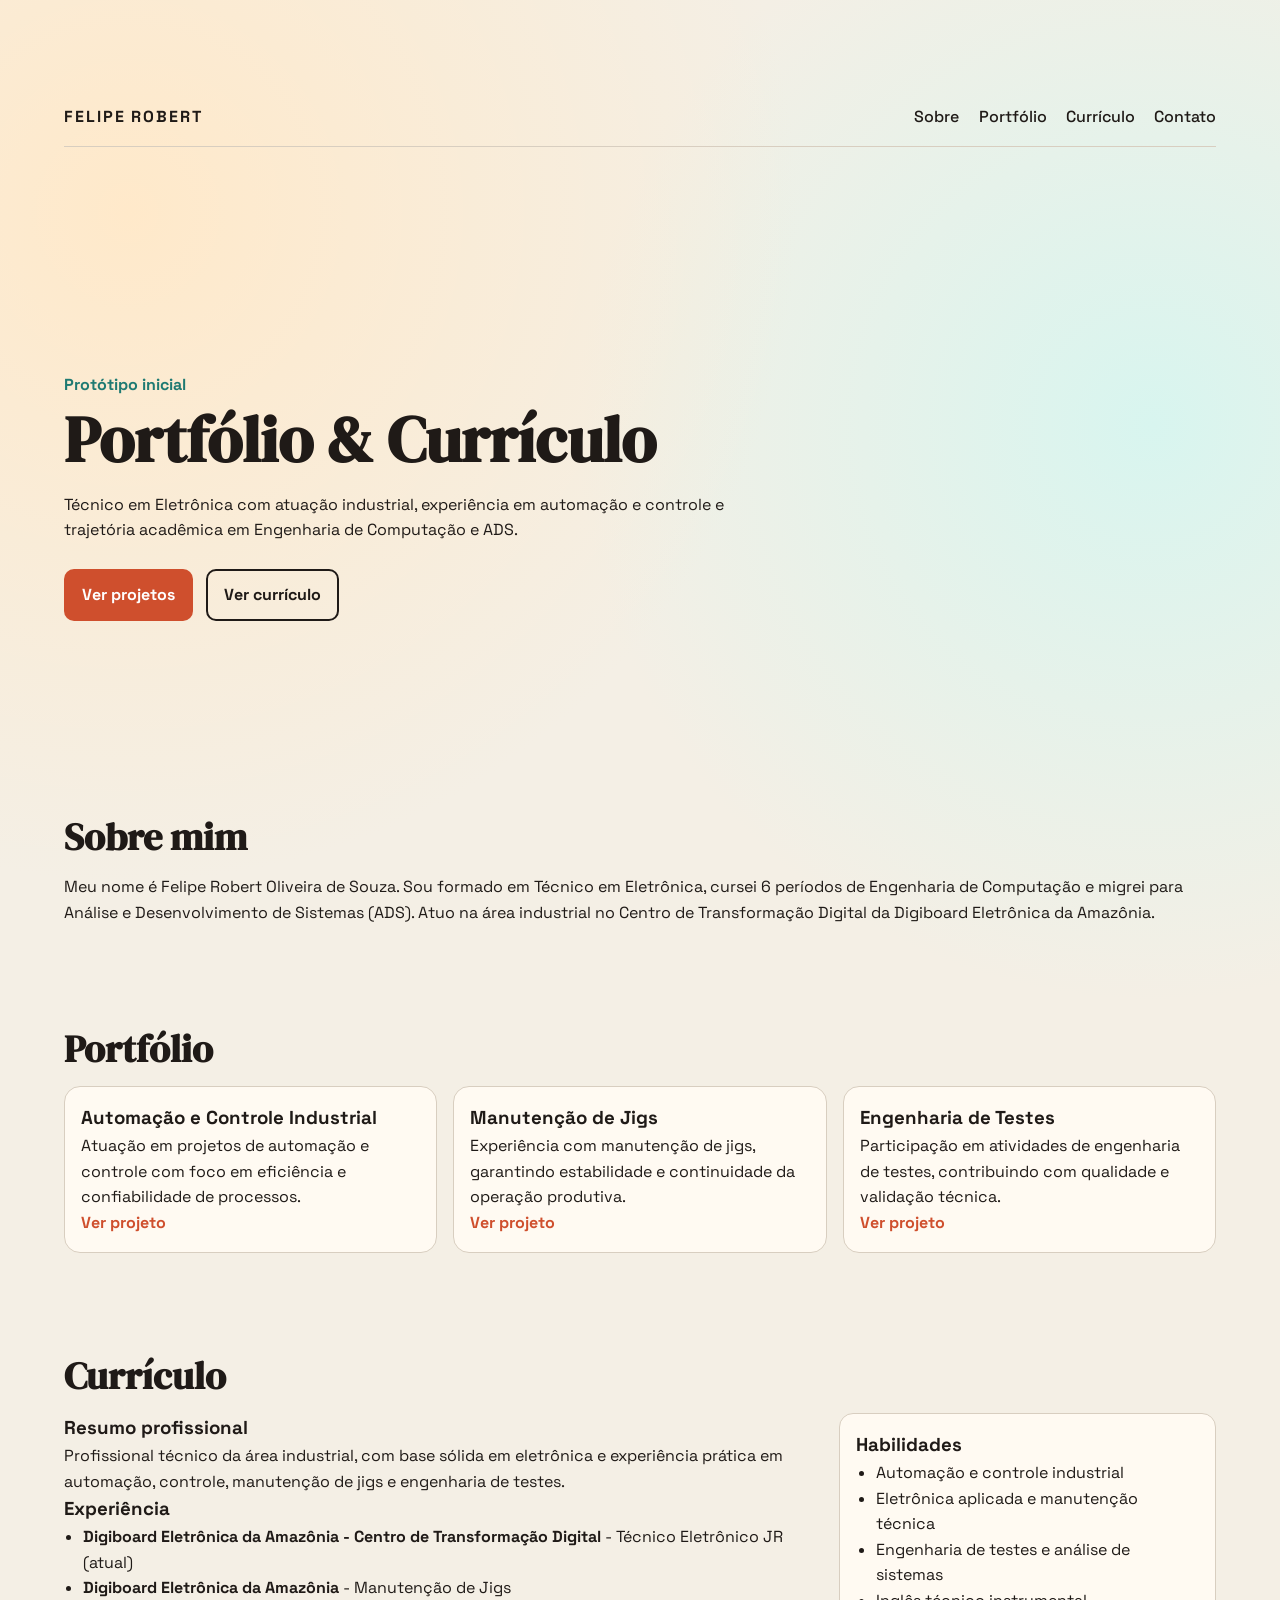
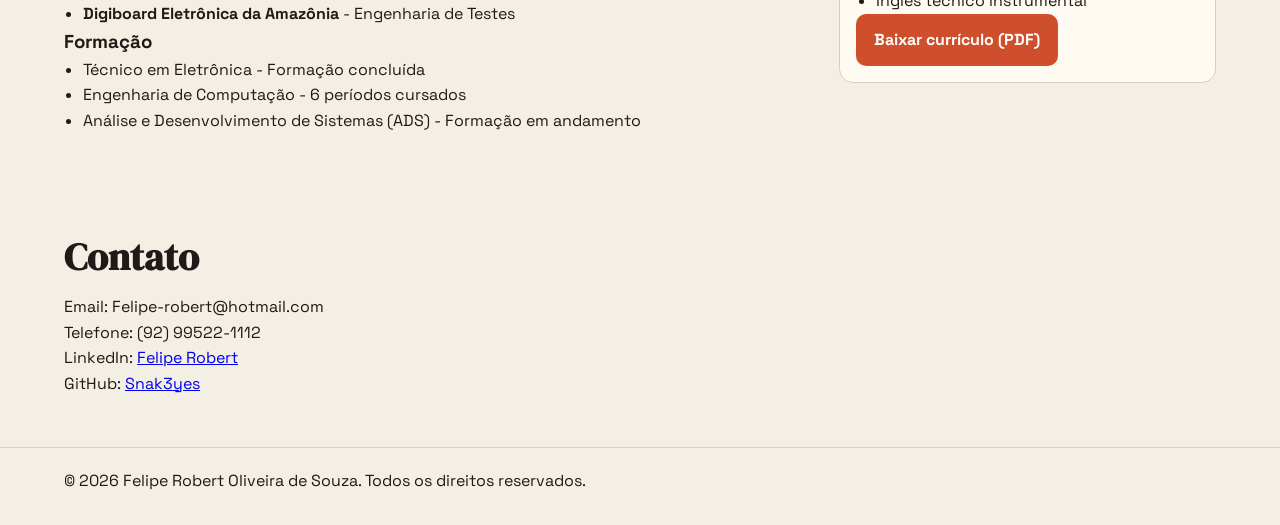
<file: index.html>
<!DOCTYPE html>
<html lang="pt-BR">
<head>
  <meta charset="UTF-8" />
  <meta name="viewport" content="width=device-width, initial-scale=1.0" />
  <title>Portfólio | Felipe Robert Oliveira de Souza</title>
  <link rel="preconnect" href="https://fonts.googleapis.com" />
  <link rel="preconnect" href="https://fonts.gstatic.com" crossorigin />
  <link href="https://fonts.googleapis.com/css2?family=Space+Grotesk:wght@400;500;700&family=DM+Serif+Display:ital@0;1&display=swap" rel="stylesheet" />
  <style>
:root {
  --bg: #f4efe5;
  --surface: #fffaf2;
  --ink: #1f1a17;
  --accent: #cf4f2d;
  --accent-2: #1f7a72;
  --line: #d8cec0;
}

* {
  box-sizing: border-box;
  margin: 0;
  padding: 0;
}

body {
  font-family: 'Space Grotesk', sans-serif;
  color: var(--ink);
  background:
    radial-gradient(circle at 10% 10%, #ffe9ca 0%, transparent 30%),
    radial-gradient(circle at 90% 20%, #d8f5ef 0%, transparent 28%),
    var(--bg);
  line-height: 1.6;
}

.hero {
  min-height: 85vh;
  padding: 1.5rem 5vw 4rem;
  display: grid;
  align-items: center;
}

.nav {
  display: flex;
  align-items: center;
  justify-content: space-between;
  border-bottom: 1px solid var(--line);
  padding-bottom: 1rem;
}

.logo {
  font-weight: 700;
  letter-spacing: 0.12em;
}

.menu-toggle {
  display: none;
  border: 1px solid var(--line);
  background: var(--surface);
  padding: 0.35rem 0.6rem;
  border-radius: 6px;
}

.nav-links {
  list-style: none;
  display: flex;
  gap: 1.2rem;
}

.nav-links a {
  text-decoration: none;
  color: var(--ink);
  font-weight: 500;
}

.hero-content {
  max-width: 700px;
  margin-top: 4rem;
}

.tag {
  color: var(--accent-2);
  font-weight: 700;
  margin-bottom: 0.5rem;
}

h1, h2 {
  font-family: 'DM Serif Display', serif;
  line-height: 1.1;
}

h1 {
  font-size: clamp(2.4rem, 5vw, 4.5rem);
  margin-bottom: 1rem;
}

h2 {
  font-size: clamp(1.8rem, 3vw, 2.8rem);
  margin-bottom: 1rem;
}

.hero-actions {
  margin-top: 1.6rem;
  display: flex;
  gap: 0.8rem;
  flex-wrap: wrap;
}

.btn {
  text-decoration: none;
  padding: 0.7rem 1rem;
  border-radius: 10px;
  font-weight: 700;
  border: 2px solid transparent;
  display: inline-block;
}

.btn-primary {
  background: var(--accent);
  color: white;
}

.btn-outline {
  border-color: var(--ink);
  color: var(--ink);
}

.section {
  padding: 3.2rem 5vw;
}

.cards {
  display: grid;
  gap: 1rem;
  grid-template-columns: repeat(auto-fit, minmax(220px, 1fr));
}

.card {
  background: var(--surface);
  border: 1px solid var(--line);
  border-radius: 16px;
  padding: 1rem;
}

.card a {
  color: var(--accent);
  font-weight: 700;
  text-decoration: none;
}

.resume-layout {
  display: grid;
  grid-template-columns: 2fr 1fr;
  gap: 1.4rem;
}

.resume-box {
  background: var(--surface);
  border: 1px solid var(--line);
  border-radius: 14px;
  padding: 1rem;
  height: fit-content;
}

ul {
  padding-left: 1.2rem;
}

footer {
  border-top: 1px solid var(--line);
  padding: 1.2rem 5vw 2rem;
}

@media (max-width: 800px) {
  .menu-toggle {
    display: block;
  }

  .nav-links {
    position: absolute;
    right: 5vw;
    top: 4.3rem;
    flex-direction: column;
    background: var(--surface);
    border: 1px solid var(--line);
    border-radius: 10px;
    padding: 0.8rem;
    display: none;
  }

  .nav-links.open {
    display: flex;
  }

  .resume-layout {
    grid-template-columns: 1fr;
  }
}
  </style>
</head>
<body>
  <header class="hero" id="inicio">
    <nav class="nav">
      <span class="logo">FELIPE ROBERT</span>
      <button class="menu-toggle" aria-label="Abrir menu">☰</button>
      <ul class="nav-links">
        <li><a href="#sobre">Sobre</a></li>
        <li><a href="#portfolio">Portfólio</a></li>
        <li><a href="#curriculo">Currículo</a></li>
        <li><a href="#contato">Contato</a></li>
      </ul>
    </nav>

    <div class="hero-content">
      <p class="tag">Protótipo inicial</p>
      <h1>Portfólio & Currículo</h1>
      <p>
        Técnico em Eletrônica com atuação industrial, experiência em automação e controle
        e trajetória acadêmica em Engenharia de Computação e ADS.
      </p>
      <div class="hero-actions">
        <a class="btn btn-primary" href="#portfolio">Ver projetos</a>
        <a class="btn btn-outline" href="#curriculo">Ver currículo</a>
      </div>
    </div>
  </header>

  <main>
    <section class="section" id="sobre">
      <h2>Sobre mim</h2>
      <p>
        Meu nome é Felipe Robert Oliveira de Souza. Sou formado em Técnico em Eletrônica,
        cursei 6 períodos de Engenharia de Computação e migrei para Análise e Desenvolvimento
        de Sistemas (ADS). Atuo na área industrial no Centro de Transformação Digital da
        Digiboard Eletrônica da Amazônia.
      </p>
    </section>

    <section class="section" id="portfolio">
      <h2>Portfólio</h2>
      <div class="cards">
        <article class="card">
          <h3>Automação e Controle Industrial</h3>
          <p>Atuação em projetos de automação e controle com foco em eficiência e confiabilidade de processos.</p>
          <a href="#" target="_blank" rel="noopener noreferrer">Ver projeto</a>
        </article>

        <article class="card">
          <h3>Manutenção de Jigs</h3>
          <p>Experiência com manutenção de jigs, garantindo estabilidade e continuidade da operação produtiva.</p>
          <a href="#" target="_blank" rel="noopener noreferrer">Ver projeto</a>
        </article>

        <article class="card">
          <h3>Engenharia de Testes</h3>
          <p>Participação em atividades de engenharia de testes, contribuindo com qualidade e validação técnica.</p>
          <a href="#" target="_blank" rel="noopener noreferrer">Ver projeto</a>
        </article>
      </div>
    </section>

    <section class="section" id="curriculo">
      <h2>Currículo</h2>
      <div class="resume-layout">
        <div>
          <h3>Resumo profissional</h3>
          <p>
            Profissional técnico da área industrial, com base sólida em eletrônica e experiência
            prática em automação, controle, manutenção de jigs e engenharia de testes.
          </p>

          <h3>Experiência</h3>
          <ul>
            <li>
              <strong>Digiboard Eletrônica da Amazônia - Centro de Transformação Digital</strong>
              - Técnico Eletrônico JR (atual)
            </li>
            <li><strong>Digiboard Eletrônica da Amazônia</strong> - Manutenção de Jigs</li>
            <li><strong>Digiboard Eletrônica da Amazônia</strong> - Engenharia de Testes</li>
          </ul>

          <h3>Formação</h3>
          <ul>
            <li>Técnico em Eletrônica - Formação concluída</li>
            <li>Engenharia de Computação - 6 períodos cursados</li>
            <li>Análise e Desenvolvimento de Sistemas (ADS) - Formação em andamento</li>
          </ul>
        </div>

        <aside class="resume-box">
          <h3>Habilidades</h3>
          <ul>
            <li>Automação e controle industrial</li>
            <li>Eletrônica aplicada e manutenção técnica</li>
            <li>Engenharia de testes e análise de sistemas</li>
            <li>Inglês técnico instrumental</li>
          </ul>
          <a class="btn btn-primary" href="#">Baixar currículo (PDF)</a>
        </aside>
      </div>
    </section>

    <section class="section" id="contato">
      <h2>Contato</h2>
      <p>Email: Felipe-robert@hotmail.com</p>
      <p>Telefone: (92) 99522-1112</p>
      <p>
        LinkedIn:
        <a href="https://www.linkedin.com/in/felipe-robert-oliveira-de-souza-2b5265231/" target="_blank" rel="noopener noreferrer">
          Felipe Robert
        </a>
      </p>
      <p>
        GitHub:
        <a href="https://github.com/Snak3yes" target="_blank" rel="noopener noreferrer">
          Snak3yes
        </a>
      </p>
    </section>
  </main>

  <footer>
    <p>© <span id="year"></span> Felipe Robert Oliveira de Souza. Todos os direitos reservados.</p>
  </footer>

  <script>
const menuToggle = document.querySelector('.menu-toggle');
const navLinks = document.querySelector('.nav-links');
const yearEl = document.getElementById('year');

if (menuToggle && navLinks) {
  menuToggle.addEventListener('click', () => {
    navLinks.classList.toggle('open');
  });
}

if (yearEl) {
  yearEl.textContent = new Date().getFullYear();
}
  </script>
</body>
</html>
</file>
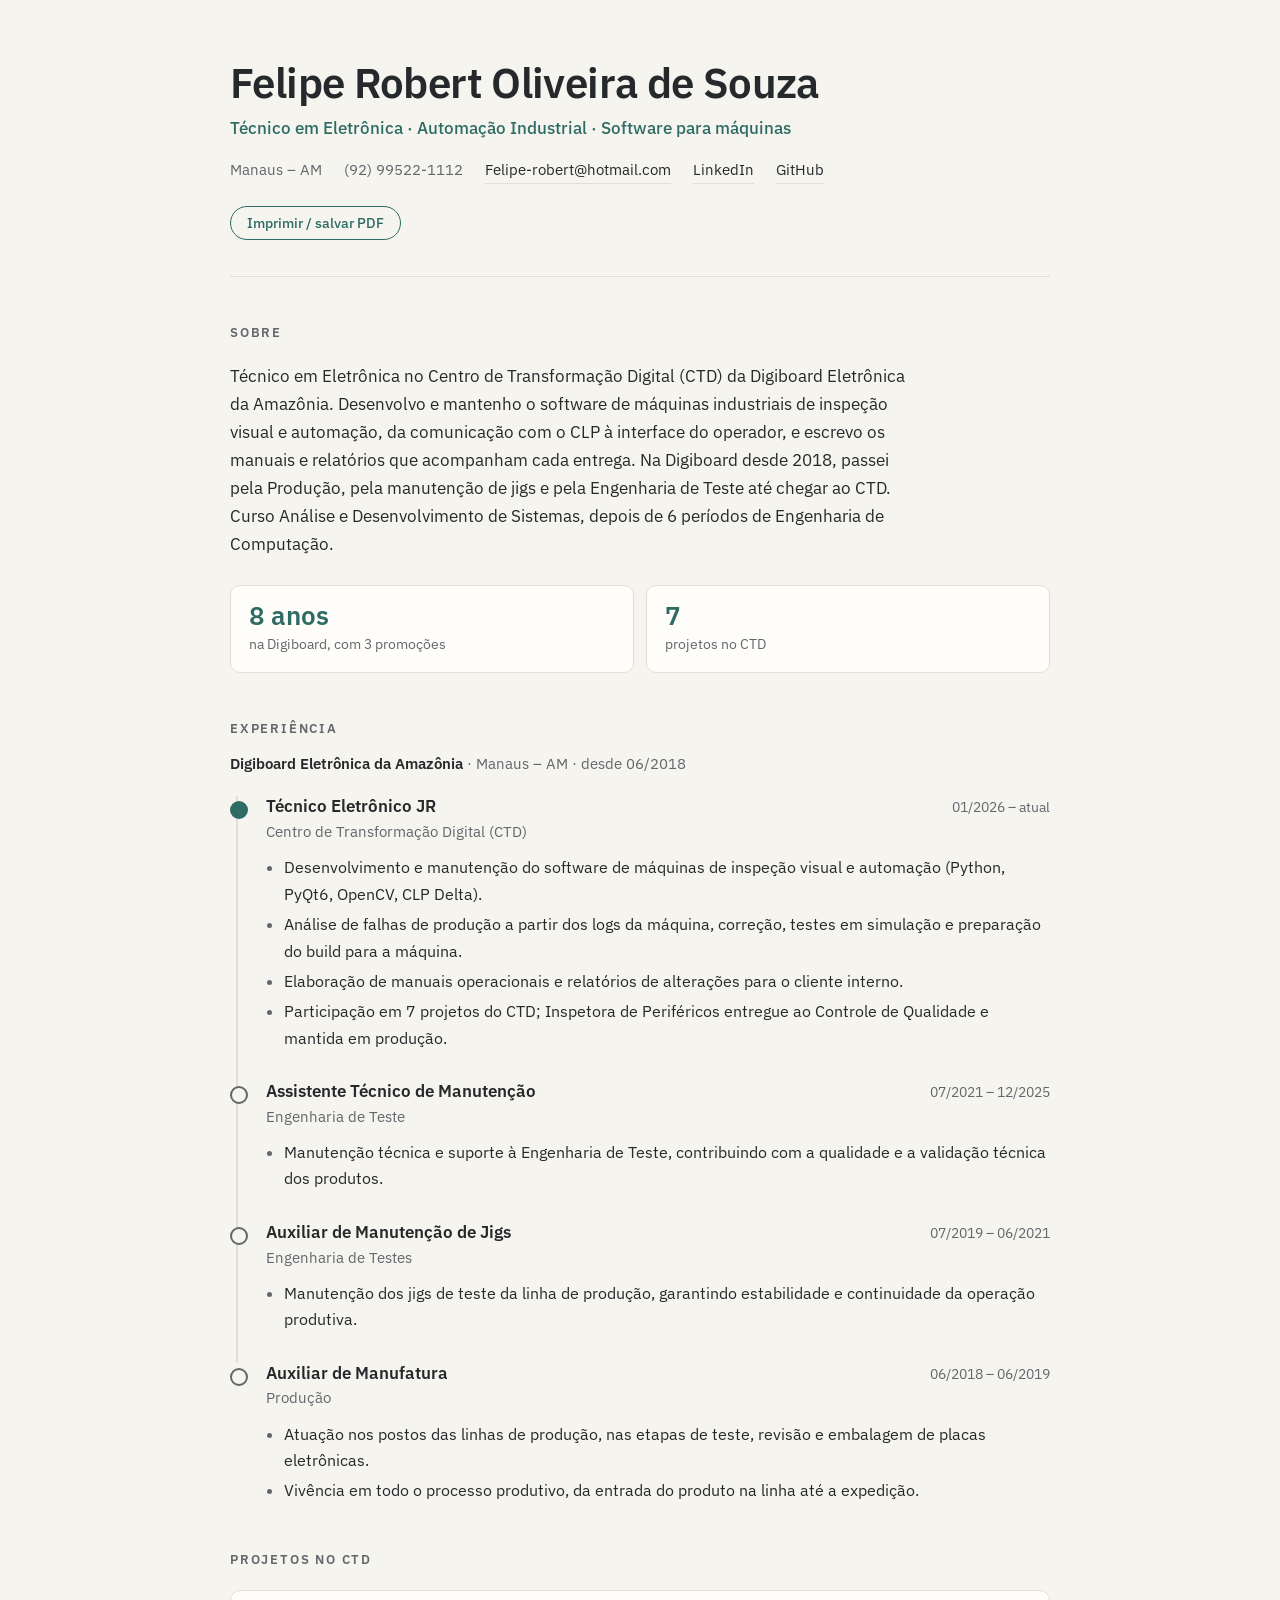
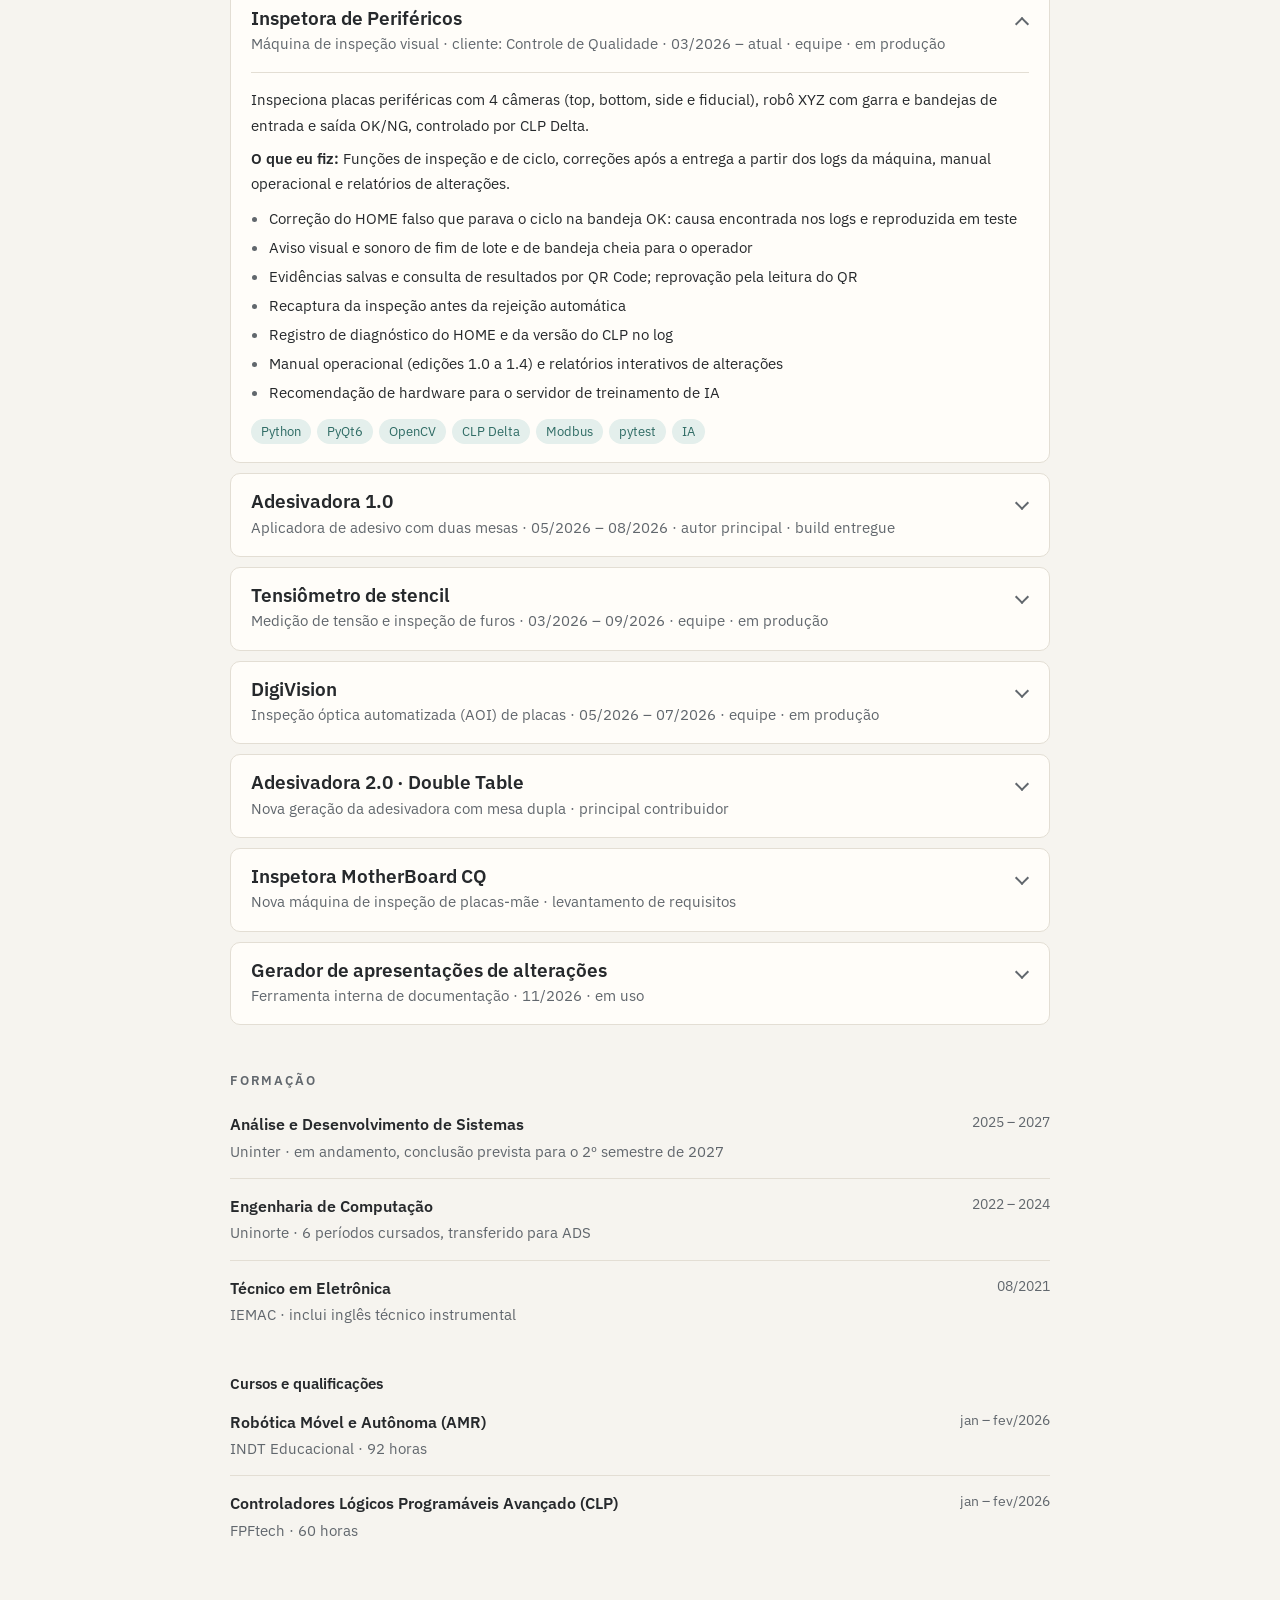
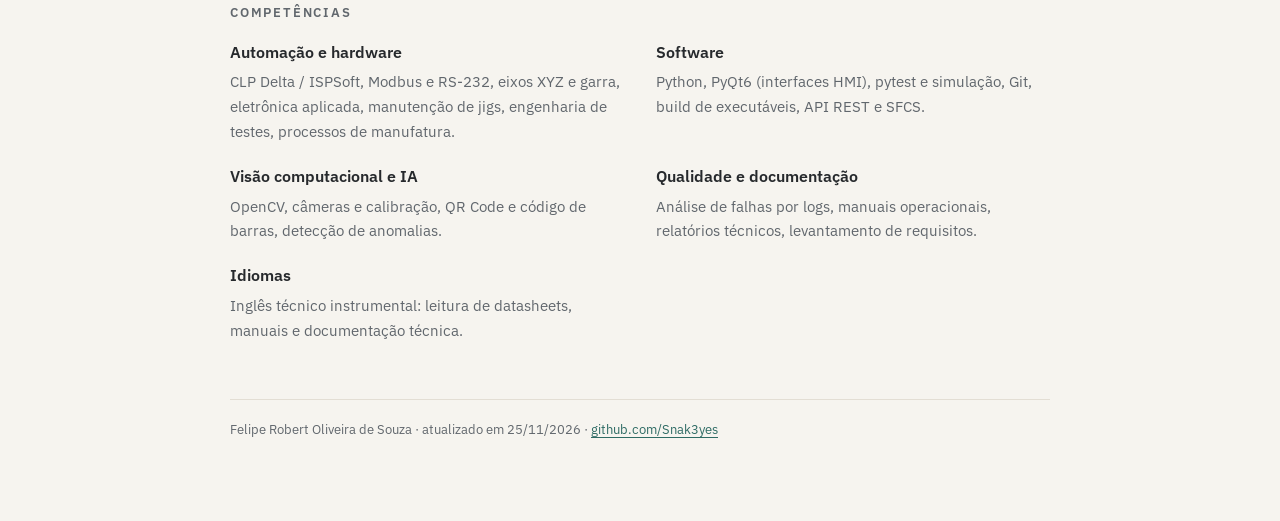
<file: curriculo/index.html>
<!doctype html>
<html lang="pt-BR">
<head>
<meta charset="utf-8">
<meta name="viewport" content="width=device-width, initial-scale=1, viewport-fit=cover">
<title>Currículo · Felipe Robert</title>
<style>
@font-face { font-family: "IBM Plex Sans"; font-weight: 400; font-display: swap; src: url([data-uri]) format("woff2"); }
@font-face { font-family: "IBM Plex Sans"; font-weight: 500; font-display: swap; src: url([data-uri]) format("woff2"); }
@font-face { font-family: "IBM Plex Sans"; font-weight: 600; font-display: swap; src: url([data-uri]) format("woff2"); }
:root {
  color-scheme: light;
  --bg: #f6f4ef;
  --surface: #fffdf9;
  --ink: #26292c;
  --muted: #61676d;
  --line: #e3ded4;
  --accent: #2e6b64;
  --accent-soft: #e4efec;
  --f: "IBM Plex Sans", system-ui, -apple-system, "Segoe UI", sans-serif;
}
@media (prefers-color-scheme: dark) {
  :root:not([data-theme="light"]) {
    color-scheme: dark;
    --bg: #1a1c1e; --surface: #222528; --ink: #e7e4de; --muted: #a3a8ad;
    --line: #33373b; --accent: #7fbcb2; --accent-soft: #23332f;
  }
}
:root[data-theme="dark"] {
  color-scheme: dark;
  --bg: #1a1c1e; --surface: #222528; --ink: #e7e4de; --muted: #a3a8ad;
  --line: #33373b; --accent: #7fbcb2; --accent-soft: #23332f;
}

* { box-sizing: border-box; }
html { scroll-behavior: smooth; background: var(--bg); }
body {
  margin: 0; background: var(--bg); color: var(--ink);
  font: 400 16px/1.65 var(--f); -webkit-font-smoothing: antialiased;
  padding-inline: max(20px, env(safe-area-inset-left, 0px));
  padding-block: 56px 80px;
}
.wrap { max-width: 820px; margin: 0 auto; }
h1, h2, h3 { margin: 0; font-weight: 600; line-height: 1.25; }
p { margin: 0; }
a { color: var(--accent); text-underline-offset: 3px; }
a:focus-visible, button:focus-visible, summary:focus-visible { outline: 2px solid var(--accent); outline-offset: 3px; border-radius: 4px; }
.muted { color: var(--muted); }

/* Cabeçalho */
header { padding-bottom: 36px; border-bottom: 1px solid var(--line); }
h1 { font-size: clamp(1.9rem, 4.5vw, 2.6rem); letter-spacing: -0.015em; }
.role { margin-top: 6px; font-size: 1.08rem; color: var(--accent); font-weight: 500; }
.contact { margin-top: 16px; display: flex; flex-wrap: wrap; gap: 6px 22px; font-size: 0.93rem; color: var(--muted); }
.contact a { color: var(--ink); text-decoration: none; border-bottom: 1px solid var(--line); }
.contact a:hover { border-color: var(--accent); }
.print-btn {
  margin-top: 22px; font: 500 0.88rem var(--f); color: var(--accent); background: transparent;
  border: 1px solid var(--accent); border-radius: 999px; padding: 7px 16px; cursor: pointer;
}
.print-btn:hover { background: var(--accent-soft); }

/* Seções */
section { padding-top: 48px; }
h2 {
  font-size: 0.8rem; font-weight: 600; letter-spacing: 0.14em; text-transform: uppercase;
  color: var(--muted); margin-bottom: 22px;
}
.about { font-size: 1.06rem; max-width: 68ch; }
.stats { margin-top: 26px; display: grid; grid-template-columns: repeat(2, minmax(0, 1fr)); gap: 12px; }
.stat { padding: 16px 18px; background: var(--surface); border: 1px solid var(--line); border-radius: 10px; }
.stat b { display: block; font-size: 1.6rem; font-weight: 600; color: var(--accent); line-height: 1.1; }
.stat span { font-size: 0.88rem; color: var(--muted); }

/* Experiência: linha do tempo vertical */
.timeline { list-style: none; margin: 0; padding: 0; }
.job { position: relative; padding: 0 0 30px 28px; border-left: 2px solid var(--line); margin-left: 6px; }
.job:last-child { padding-bottom: 0; border-left-color: transparent; }
.job::before {
  content: ""; position: absolute; left: -8px; top: 5px; width: 14px; height: 14px; border-radius: 50%;
  background: var(--bg); border: 2px solid var(--muted);
}
.job.now::before { background: var(--accent); border-color: var(--accent); }
.job-head { display: flex; flex-wrap: wrap; justify-content: space-between; gap: 2px 16px; align-items: baseline; }
.job h3 { font-size: 1.06rem; }
.when { font-size: 0.86rem; color: var(--muted); font-variant-numeric: tabular-nums; white-space: nowrap; }
.org { font-size: 0.92rem; color: var(--muted); margin-top: 1px; }
.job ul, .proj ul { margin: 10px 0 0; padding-left: 18px; list-style: disc; }
.job li::marker, .proj li::marker { color: var(--muted); }
.job li, .proj li { margin-top: 4px; }
.company { font-size: 0.95rem; margin: -8px 0 20px; color: var(--muted); }
.company b { color: var(--ink); font-weight: 600; }

/* Projetos: abre e fecha */
.projects { display: flex; flex-direction: column; gap: 10px; }
.proj { background: var(--surface); border: 1px solid var(--line); border-radius: 10px; }
.proj summary { list-style: none; cursor: pointer; padding: 16px 48px 16px 20px; position: relative; }
.proj summary::-webkit-details-marker { display: none; }
.proj summary::after {
  content: ""; position: absolute; right: 22px; top: 24px; width: 8px; height: 8px;
  border-right: 2px solid var(--muted); border-bottom: 2px solid var(--muted); transform: rotate(45deg); transition: transform .2s;
}
.proj[open] summary::after { transform: rotate(-135deg); top: 28px; }
.proj summary:hover h3 { color: var(--accent); }
.proj .sub { font-size: 0.92rem; color: var(--muted); margin-top: 2px; }
.proj-body { padding: 0 20px 18px; font-size: 0.95rem; border-top: 1px solid var(--line); margin: 0 20px; padding-inline: 0; padding-top: 14px; }
.proj-body p + p { margin-top: 8px; }
.proj-body b { font-weight: 600; }
.tags { display: flex; flex-wrap: wrap; gap: 6px; margin-top: 14px; }
.tag { font-size: 0.8rem; padding: 2px 10px; border-radius: 999px; background: var(--accent-soft); color: var(--accent); }

/* Formação e competências */
.rows { display: flex; flex-direction: column; }
.row { display: grid; grid-template-columns: 1fr auto; gap: 2px 20px; padding: 14px 0; border-bottom: 1px solid var(--line); }
.row:first-child { padding-top: 0; }
.row:last-child { border-bottom: 0; }
.row b { font-weight: 600; }
.row .muted { font-size: 0.92rem; grid-column: 1; }
.row .when { grid-row: 1; grid-column: 2; }
.subhead { font-size: 0.95rem; font-weight: 600; margin: 30px 0 12px; }
.skills { display: grid; grid-template-columns: repeat(2, minmax(0, 1fr)); gap: 22px 32px; }
.skills h3 { font-size: 0.98rem; margin-bottom: 8px; }
.skills p { font-size: 0.94rem; color: var(--muted); }

footer { margin-top: 56px; padding-top: 18px; border-top: 1px solid var(--line); font-size: 0.84rem; color: var(--muted); }

@media (max-width: 640px) {
  body { padding-block: 32px 56px; }
  .stats, .skills { grid-template-columns: 1fr; }
  .row { grid-template-columns: 1fr; }
  .row .when { grid-row: auto; grid-column: 1; }
}
@media (prefers-reduced-motion: reduce) {
  html { scroll-behavior: auto; }
  * { transition: none !important; }
}

/* Impressão / PDF */
@media print {
  @page { size: A4; margin: 11mm 14mm; }
  :root { --bg: #fff; --surface: #fff; --ink: #222; --muted: #555; --line: #ddd; --accent: #2e6b64; --accent-soft: #eef4f2; }
  html { font-size: 10pt; }
  body { padding: 0; font-size: 9.5pt; line-height: 1.45; }
  .wrap { max-width: none; }
  .print-btn { display: none; }
  header { padding-bottom: 14px; }
  section { padding-top: 12px; }
  .skills > div { break-inside: avoid; }
  h2 { margin-bottom: 10px; }
  .stats { margin-top: 12px; }
  .stat { padding: 8px 12px; }
  .stat b { font-size: 14pt; }
  .job { padding-bottom: 12px; break-inside: avoid; }
  .proj { border: 0; border-bottom: 1px solid var(--line); border-radius: 0; break-inside: avoid; }
  .proj summary { padding: 8px 0 4px; }
  .proj summary::after { display: none; }
  .proj-body { margin: 0; border-top: 0; padding: 0 0 8px; }
  .projects { gap: 0; }
  .tag { font-size: 7.5pt; padding: 0 7px; }
  footer { display: none; }
  h1 { font-size: 20pt; }
  .role { font-size: 10.5pt; margin-top: 2px; }
  .contact { margin-top: 8px; font-size: 9pt; }
  .about { font-size: 9.5pt; max-width: none; }
  .job h3, .proj h3 { font-size: 10.5pt; }
  .when, .org, .proj .sub, .company { font-size: 8.5pt; }
  .job { padding-left: 20px; }
  .job::before { width: 10px; height: 10px; left: -6px; top: 4px; }
  .job ul { margin-top: 4px; }
  .job li { margin-top: 1px; }
  .proj ul, .tags, .proj-body p:first-child { display: none; }
  .proj-body p + p { margin-top: 0; }
  .row { padding: 6px 0; }
  .subhead { margin: 12px 0 6px; }
  .skills { gap: 8px 24px; }
  .skills h3 { font-size: 9.5pt; margin-bottom: 2px; }
  .skills p { font-size: 9pt; }
  h2, .subhead, .job-head, .proj summary { break-after: avoid; }
  a { color: var(--ink); text-decoration: none; }
}
</style>
</head>
<body>
<div class="wrap">

<header>
  <h1>Felipe Robert Oliveira de Souza</h1>
  <p class="role">Técnico em Eletrônica · Automação Industrial · Software para máquinas</p>
  <div class="contact">
    <span>Manaus – AM</span>
    <span>(92) 99522-1112</span>
    <a href="mailto:Felipe-robert@hotmail.com">Felipe-robert@hotmail.com</a>
    <a href="https://www.linkedin.com/in/felipe-robert-7476232a0" target="_blank" rel="noopener noreferrer">LinkedIn</a>
    <a href="https://github.com/Snak3yes" target="_blank" rel="noopener noreferrer">GitHub</a>
  </div>
  <button class="print-btn" id="btn-print" type="button">Imprimir / salvar PDF</button>
</header>

<section id="sobre">
  <h2>Sobre</h2>
  <p class="about">Técnico em Eletrônica no Centro de Transformação Digital (CTD) da Digiboard Eletrônica da Amazônia. Desenvolvo e mantenho o software de máquinas industriais de inspeção visual e automação, da comunicação com o CLP à interface do operador, e escrevo os manuais e relatórios que acompanham cada entrega. Na Digiboard desde 2018, passei pela Produção, pela manutenção de jigs e pela Engenharia de Teste até chegar ao CTD. Curso Análise e Desenvolvimento de Sistemas, depois de 6 períodos de Engenharia de Computação.</p>
  <div class="stats">
    <div class="stat"><b id="n-years">8 anos</b><span>na Digiboard, com 3 promoções</span></div>
    <div class="stat"><b id="n-proj">7</b><span>projetos no CTD</span></div>
  </div>
</section>

<section id="experiencia">
  <h2>Experiência</h2>
  <p class="company"><b>Digiboard Eletrônica da Amazônia</b> · Manaus – AM · desde 06/2018</p>
  <ol class="timeline" id="jobs"></ol>
</section>

<section id="projetos">
  <h2>Projetos no CTD</h2>
  <div class="projects" id="projects"></div>
</section>

<section id="formacao">
  <h2>Formação</h2>
  <div class="rows">
    <div class="row"><b>Análise e Desenvolvimento de Sistemas</b><span class="muted">Uninter · em andamento, conclusão prevista para o 2º semestre de 2027</span><span class="when">2025 – 2027</span></div>
    <div class="row"><b>Engenharia de Computação</b><span class="muted">Uninorte · 6 períodos cursados, transferido para ADS</span><span class="when">2022 – 2024</span></div>
    <div class="row"><b>Técnico em Eletrônica</b><span class="muted">IEMAC · inclui inglês técnico instrumental</span><span class="when">08/2021</span></div>
  </div>
  <p class="subhead">Cursos e qualificações</p>
  <div class="rows">
    <div class="row"><b>Robótica Móvel e Autônoma (AMR)</b><span class="muted">INDT Educacional · 92 horas</span><span class="when">jan – fev/2026</span></div>
    <div class="row"><b>Controladores Lógicos Programáveis Avançado (CLP)</b><span class="muted">FPFtech · 60 horas</span><span class="when">jan – fev/2026</span></div>
  </div>
</section>

<section id="competencias">
  <h2>Competências</h2>
  <div class="skills">
    <div><h3>Automação e hardware</h3><p>CLP Delta / ISPSoft, Modbus e RS-232, eixos XYZ e garra, eletrônica aplicada, manutenção de jigs, engenharia de testes, processos de manufatura.</p></div>
    <div><h3>Software</h3><p>Python, PyQt6 (interfaces HMI), pytest e simulação, Git, build de executáveis, API REST e SFCS.</p></div>
    <div><h3>Visão computacional e IA</h3><p>OpenCV, câmeras e calibração, QR Code e código de barras, detecção de anomalias.</p></div>
    <div><h3>Qualidade e documentação</h3><p>Análise de falhas por logs, manuais operacionais, relatórios técnicos, levantamento de requisitos.</p></div>
    <div><h3>Idiomas</h3><p>Inglês técnico instrumental: leitura de datasheets, manuais e documentação técnica.</p></div>
  </div>
</section>

<footer>Felipe Robert Oliveira de Souza · atualizado em 25/11/2026 · <a href="https://github.com/Snak3yes">github.com/Snak3yes</a></footer>
</div>

<script>
/* ================= CONTEÚDO =================
   Edite aqui. Campos vazios ("") simplesmente não aparecem na página. */

const JOBS = [
  { t: "Técnico Eletrônico JR", org: "Centro de Transformação Digital (CTD)", per: "01/2026 – atual", now: true,
    a: ["Desenvolvimento e manutenção do software de máquinas de inspeção visual e automação (Python, PyQt6, OpenCV, CLP Delta).",
        "Análise de falhas de produção a partir dos logs da máquina, correção, testes em simulação e preparação do build para a máquina.",
        "Elaboração de manuais operacionais e relatórios de alterações para o cliente interno.",
        "Participação em 7 projetos do CTD; Inspetora de Periféricos entregue ao Controle de Qualidade e mantida em produção."] },
  { t: "Assistente Técnico de Manutenção", org: "Engenharia de Teste", per: "07/2021 – 12/2025",
    a: ["Manutenção técnica e suporte à Engenharia de Teste, contribuindo com a qualidade e a validação técnica dos produtos."] },
  { t: "Auxiliar de Manutenção de Jigs", org: "Engenharia de Testes", per: "07/2019 – 06/2021",
    a: ["Manutenção dos jigs de teste da linha de produção, garantindo estabilidade e continuidade da operação produtiva."] },
  { t: "Auxiliar de Manufatura", org: "Produção", per: "06/2018 – 06/2019",
    a: ["Atuação nos postos das linhas de produção, nas etapas de teste, revisão e embalagem de placas eletrônicas.",
        "Vivência em todo o processo produtivo, da entrada do produto na linha até a expedição."] }
];

const PROJ = [
  { t: "Inspetora de Periféricos", sub: "Máquina de inspeção visual · cliente: Controle de Qualidade", per: "03/2026 – atual", role: "equipe", st: "em produção",
    o: "Inspeciona placas periféricas com 4 câmeras (top, bottom, side e fiducial), robô XYZ com garra e bandejas de entrada e saída OK/NG, controlado por CLP Delta.",
    a: "Funções de inspeção e de ciclo, correções após a entrega a partir dos logs da máquina, manual operacional e relatórios de alterações.",
    e: ["Correção do HOME falso que parava o ciclo na bandeja OK: causa encontrada nos logs e reproduzida em teste",
        "Aviso visual e sonoro de fim de lote e de bandeja cheia para o operador",
        "Evidências salvas e consulta de resultados por QR Code; reprovação pela leitura do QR",
        "Recaptura da inspeção antes da rejeição automática",
        "Registro de diagnóstico do HOME e da versão do CLP no log",
        "Manual operacional (edições 1.0 a 1.4) e relatórios interativos de alterações",
        "Recomendação de hardware para o servidor de treinamento de IA"],
    s: ["Python", "PyQt6", "OpenCV", "CLP Delta", "Modbus", "pytest", "IA"] },
  { t: "Adesivadora 1.0", sub: "Aplicadora de adesivo com duas mesas", per: "05/2026 – 08/2026", role: "autor principal", st: "build entregue",
    o: "Software da máquina que aplica pontos de adesivo em placas, com eixos XYZ, câmera para fiducial e inspeção, em duas mesas de trabalho.",
    a: "Recuperei o projeto incompleto, estabilizei a câmera e o fluxo das duas mesas, reforcei a segurança e entreguei um build portátil com manual técnico.",
    e: ["Restauração dos módulos originais e build portátil com modo offline",
        "Fluxo de operação com duas mesas, sem interferência entre elas",
        "Leitura de fiducial, homing da câmera e reconexão automática",
        "Retração do eixo Z antes da inspeção e espera configurável entre pontos",
        "Registro de evidência visual de falha",
        "Manual técnico e relatórios"],
    s: ["Python", "PyQt", "OpenCV", "Câmera", "Build .exe"] },
  { t: "Tensiômetro de stencil", sub: "Medição de tensão e inspeção de furos", per: "03/2026 – 09/2026", role: "equipe", st: "em produção",
    o: "Leva o sensor a posições predefinidas para medir a tensão do stencil e inspeciona os furos comparando as imagens com o Gerber, para validar a limpeza.",
    a: "Rotina de medição, login por DRT com modo Eng/Admin, integração com a API externa e o SFCS, auditoria local, build e manuais.",
    e: ["Login por DRT e modo Engenharia/Admin",
        "Validação externa de tensão, com bloqueio de envio de medições NOK",
        "Vínculo do stencil ao padrão de medição; critérios visíveis na tela principal",
        "Consulta SFCS e endpoint da API configuráveis pela interface",
        "Auditoria local, relatórios de desenvolvimento e manuais do equipamento"],
    s: ["Python", "CLP", "API REST", "SFCS", "OpenCV"] },
  { t: "DigiVision", sub: "Inspeção óptica automatizada (AOI) de placas", per: "05/2026 – 07/2026", role: "equipe", st: "em produção",
    o: "Inspeção visual de placas eletrônicas com câmeras industriais: alinha a imagem, compara com referências cadastradas e se integra ao CLP.",
    a: "Rastreabilidade SFCS, ciclo automático, fluxo do CLP Delta via RS-232, zoom e edição de programas, ganho de desempenho.",
    e: ["Integração da rastreabilidade SFCS e do ciclo automático",
        "Fluxo do CLP Delta via RS-232 e tratamento de parada",
        "Proteção da região da placa e correção do recorte da câmera",
        "Barra de zoom, edição de programas e inspeção agregada",
        "Medição de tempos da inspeção e cache de referências"],
    s: ["Python", "PyQt6", "OpenCV", "CLP Delta RS-232", "SFCS"] },
  { t: "Adesivadora 2.0 · Double Table", sub: "Nova geração da adesivadora com mesa dupla", per: "", role: "principal contribuidor", st: "",
    o: "Nova versão da adesivadora com mesa dupla e interface HMI em PyQt6.",
    a: "",
    e: ["Manual operacional do software (versões paisagem e retrato)",
        "Modelos estruturais de relatório e exemplos preenchidos"],
    s: ["Python", "PyQt6", "HMI", "Build .exe"] },
  { t: "Inspetora MotherBoard CQ", sub: "Nova máquina de inspeção de placas-mãe", per: "", role: "", st: "levantamento de requisitos",
    o: "Máquina de inspeção de placas-mãe para o Controle de Qualidade, em fase de levantamento de requisitos.",
    a: "",
    e: ["Ferramenta de levantamento de requisitos e documento do projeto"],
    s: ["Requisitos", "Visão computacional"] },
  { t: "Gerador de apresentações de alterações", sub: "Ferramenta interna de documentação", per: "11/2026", role: "", st: "em uso",
    o: "Executável que gera a apresentação interativa das alterações de um período, no formato usado nos relatórios da Inspetora de Periféricos.",
    a: "Relatórios de 20/10 a 09/11 e de 10/11 a 23/11/2026 com demonstrações antes × depois, além das versões em Word e PDF.",
    e: ["Kit com executável, código-fonte e exemplo pronto",
        "Relatórios de alterações em HTML interativo, DOCX e PDF"],
    s: ["Python", "HTML", "Build .exe"] }
];

const START = new Date(2018, 5, 13); // entrada na Digiboard: 13/06/2018

/* ================= MONTAGEM ================= */
const $ = s => document.querySelector(s);
const esc = s => String(s).replace(/[&<>"]/g, c => ({ "&": "&amp;", "<": "&lt;", ">": "&gt;", '"': "&quot;" }[c]));
const list = a => a.length ? `<ul>${a.map(x => `<li>${esc(x)}</li>`).join("")}</ul>` : "";

$("#jobs").innerHTML = JOBS.map(j => `
  <li class="job${j.now ? " now" : ""}">
    <div class="job-head"><h3>${esc(j.t)}</h3><span class="when">${esc(j.per)}</span></div>
    <p class="org">${esc(j.org)}</p>
    ${list(j.a)}
  </li>`).join("");

$("#projects").innerHTML = PROJ.map((p, i) => {
  const meta = [p.per, p.role, p.st].filter(Boolean).join(" · ");
  return `
  <details class="proj"${i === 0 ? " open" : ""}>
    <summary><h3>${esc(p.t)}</h3><p class="sub">${esc(p.sub)}${meta ? " · " + esc(meta) : ""}</p></summary>
    <div class="proj-body">
      <p>${esc(p.o)}</p>
      ${p.a ? `<p><b>O que eu fiz:</b> ${esc(p.a)}</p>` : ""}
      ${list(p.e)}
      <div class="tags">${p.s.map(s => `<span class="tag">${esc(s)}</span>`).join("")}</div>
    </div>
  </details>`;
}).join("");

const years = Math.floor((Date.now() - START) / (365.25 * 864e5));
$("#n-years").textContent = `${years} anos`;
$("#n-proj").textContent = PROJ.length;

// Na impressão, todos os projetos aparecem abertos
let opened = [];
addEventListener("beforeprint", () => {
  opened = [...document.querySelectorAll("details.proj")].map(d => d.open);
  document.querySelectorAll("details.proj").forEach(d => d.open = true);
});
addEventListener("afterprint", () => document.querySelectorAll("details.proj").forEach((d, i) => d.open = opened[i]));
$("#btn-print").addEventListener("click", () => print());
</script>
</body>
</html>
</file>
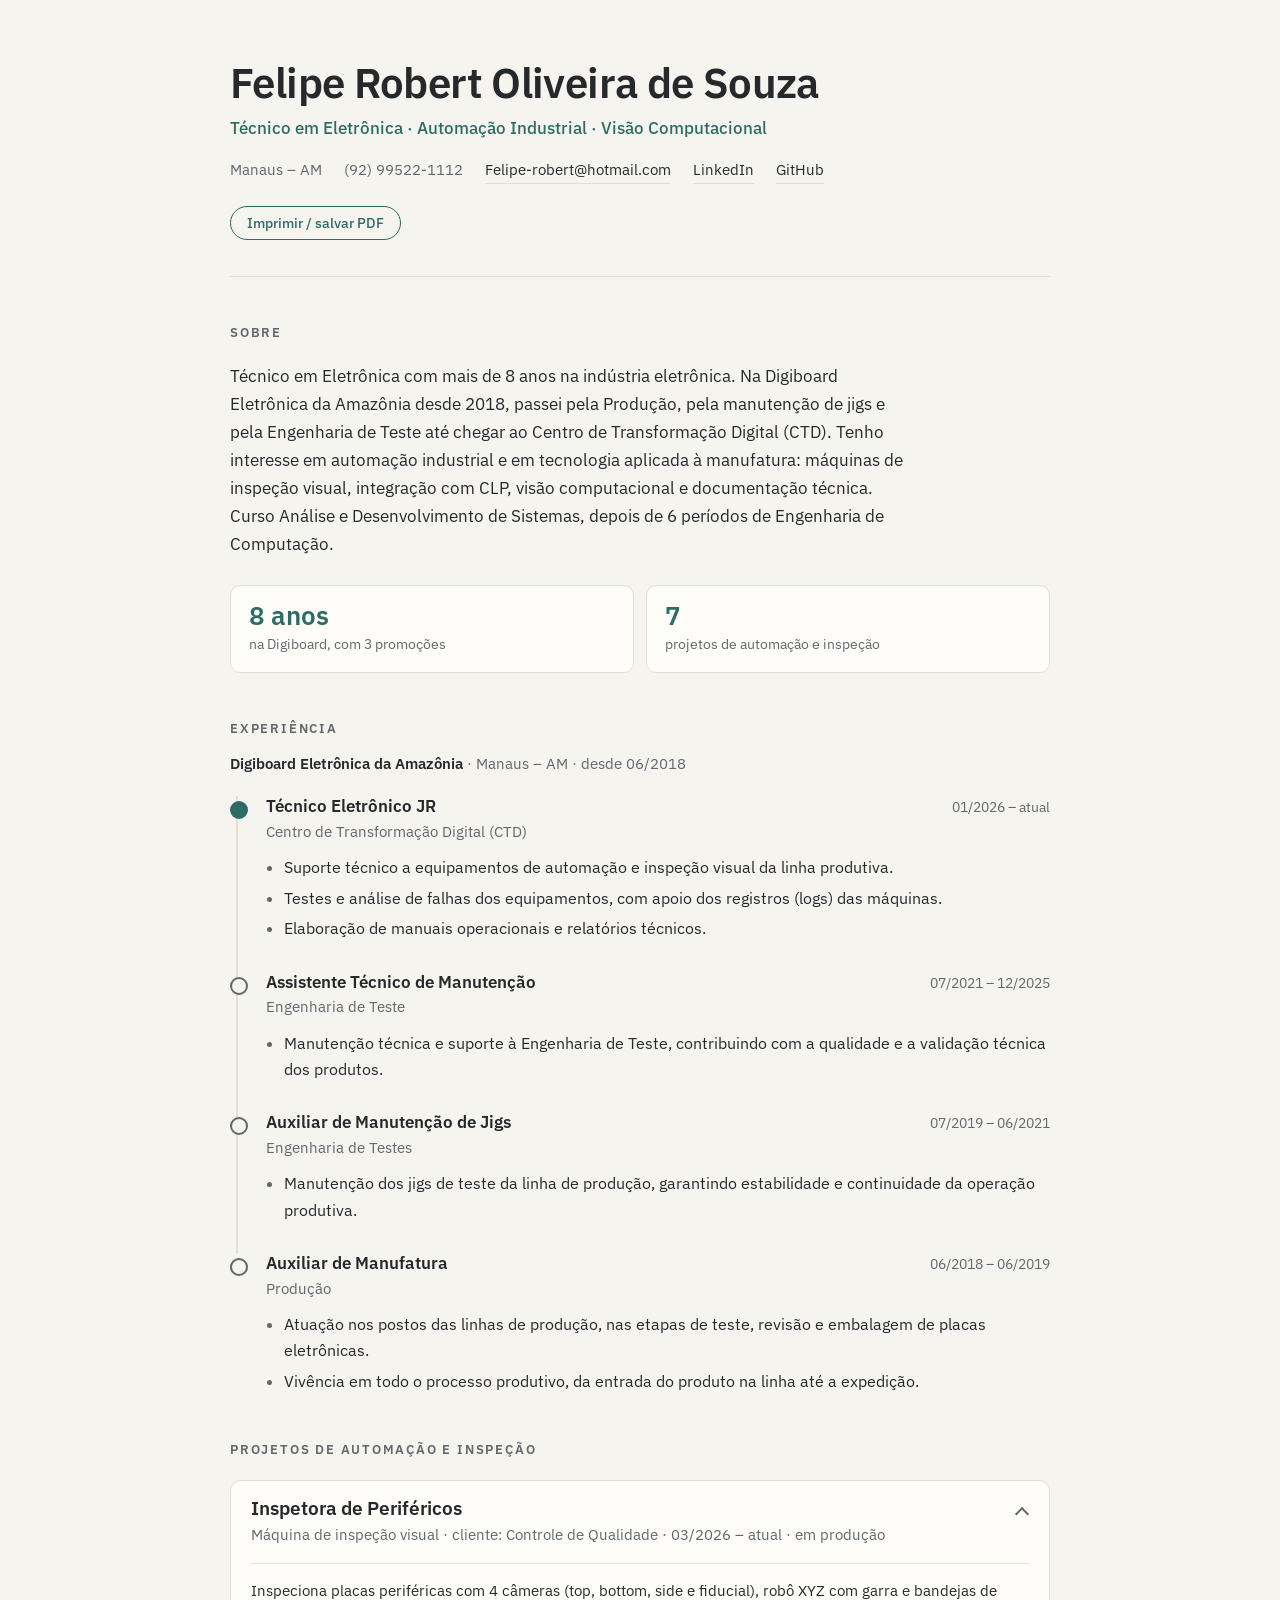
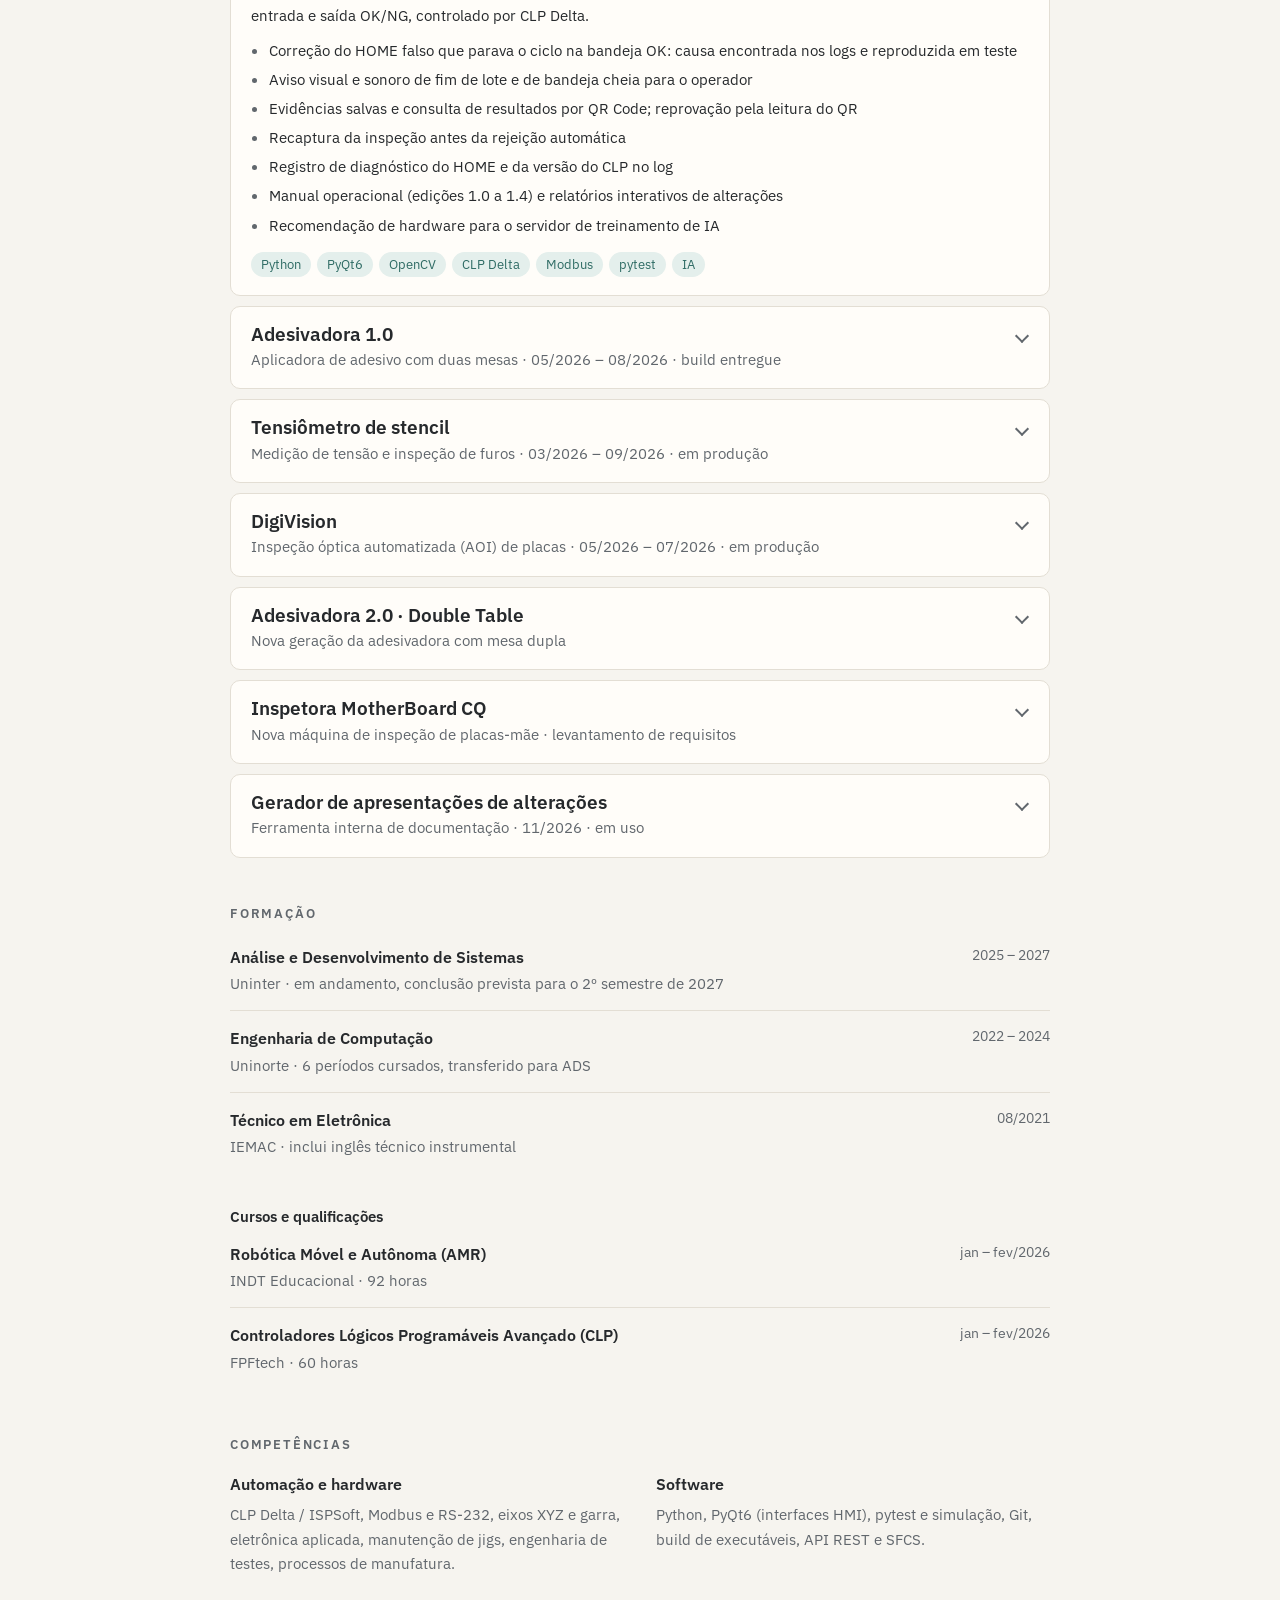
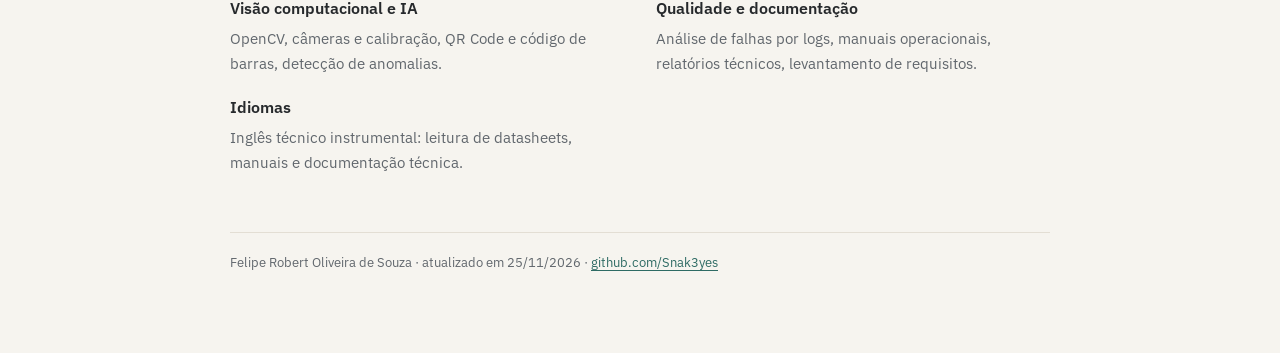
<file: curriculo/Apresentação Currículo - Felipe Robert.html>
<!doctype html>
<html lang="pt-BR">
<head>
<meta charset="utf-8">
<meta name="viewport" content="width=device-width, initial-scale=1, viewport-fit=cover">
<title>Currículo · Felipe Robert</title>
<style>
@font-face { font-family: "IBM Plex Sans"; font-weight: 400; font-display: swap; src: url([data-uri]) format("woff2"); }
@font-face { font-family: "IBM Plex Sans"; font-weight: 500; font-display: swap; src: url([data-uri]) format("woff2"); }
@font-face { font-family: "IBM Plex Sans"; font-weight: 600; font-display: swap; src: url([data-uri]) format("woff2"); }
:root {
  color-scheme: light;
  --bg: #f6f4ef;
  --surface: #fffdf9;
  --ink: #26292c;
  --muted: #61676d;
  --line: #e3ded4;
  --accent: #2e6b64;
  --accent-soft: #e4efec;
  --f: "IBM Plex Sans", system-ui, -apple-system, "Segoe UI", sans-serif;
}
@media (prefers-color-scheme: dark) {
  :root:not([data-theme="light"]) {
    color-scheme: dark;
    --bg: #1a1c1e; --surface: #222528; --ink: #e7e4de; --muted: #a3a8ad;
    --line: #33373b; --accent: #7fbcb2; --accent-soft: #23332f;
  }
}
:root[data-theme="dark"] {
  color-scheme: dark;
  --bg: #1a1c1e; --surface: #222528; --ink: #e7e4de; --muted: #a3a8ad;
  --line: #33373b; --accent: #7fbcb2; --accent-soft: #23332f;
}

* { box-sizing: border-box; }
html { scroll-behavior: smooth; background: var(--bg); }
body {
  margin: 0; background: var(--bg); color: var(--ink);
  font: 400 16px/1.65 var(--f); -webkit-font-smoothing: antialiased;
  padding-inline: max(20px, env(safe-area-inset-left, 0px));
  padding-block: 56px 80px;
}
.wrap { max-width: 820px; margin: 0 auto; }
h1, h2, h3 { margin: 0; font-weight: 600; line-height: 1.25; }
p { margin: 0; }
a { color: var(--accent); text-underline-offset: 3px; }
a:focus-visible, button:focus-visible, summary:focus-visible { outline: 2px solid var(--accent); outline-offset: 3px; border-radius: 4px; }
.muted { color: var(--muted); }

/* Cabeçalho */
header { padding-bottom: 36px; border-bottom: 1px solid var(--line); }
h1 { font-size: clamp(1.9rem, 4.5vw, 2.6rem); letter-spacing: -0.015em; }
.role { margin-top: 6px; font-size: 1.08rem; color: var(--accent); font-weight: 500; }
.contact { margin-top: 16px; display: flex; flex-wrap: wrap; gap: 6px 22px; font-size: 0.93rem; color: var(--muted); }
.contact a { color: var(--ink); text-decoration: none; border-bottom: 1px solid var(--line); }
.contact a:hover { border-color: var(--accent); }
.print-btn {
  margin-top: 22px; font: 500 0.88rem var(--f); color: var(--accent); background: transparent;
  border: 1px solid var(--accent); border-radius: 999px; padding: 7px 16px; cursor: pointer;
}
.print-btn:hover { background: var(--accent-soft); }

/* Seções */
section { padding-top: 48px; }
h2 {
  font-size: 0.8rem; font-weight: 600; letter-spacing: 0.14em; text-transform: uppercase;
  color: var(--muted); margin-bottom: 22px;
}
.about { font-size: 1.06rem; max-width: 68ch; }
.stats { margin-top: 26px; display: grid; grid-template-columns: repeat(2, minmax(0, 1fr)); gap: 12px; }
.stat { padding: 16px 18px; background: var(--surface); border: 1px solid var(--line); border-radius: 10px; }
.stat b { display: block; font-size: 1.6rem; font-weight: 600; color: var(--accent); line-height: 1.1; }
.stat span { font-size: 0.88rem; color: var(--muted); }

/* Experiência: linha do tempo vertical */
.timeline { list-style: none; margin: 0; padding: 0; }
.job { position: relative; padding: 0 0 30px 28px; border-left: 2px solid var(--line); margin-left: 6px; }
.job:last-child { padding-bottom: 0; border-left-color: transparent; }
.job::before {
  content: ""; position: absolute; left: -8px; top: 5px; width: 14px; height: 14px; border-radius: 50%;
  background: var(--bg); border: 2px solid var(--muted);
}
.job.now::before { background: var(--accent); border-color: var(--accent); }
.job-head { display: flex; flex-wrap: wrap; justify-content: space-between; gap: 2px 16px; align-items: baseline; }
.job h3 { font-size: 1.06rem; }
.when { font-size: 0.86rem; color: var(--muted); font-variant-numeric: tabular-nums; white-space: nowrap; }
.org { font-size: 0.92rem; color: var(--muted); margin-top: 1px; }
.job ul, .proj ul { margin: 10px 0 0; padding-left: 18px; list-style: disc; }
.job li::marker, .proj li::marker { color: var(--muted); }
.job li, .proj li { margin-top: 4px; }
.company { font-size: 0.95rem; margin: -8px 0 20px; color: var(--muted); }
.company b { color: var(--ink); font-weight: 600; }

/* Projetos: abre e fecha */
.projects { display: flex; flex-direction: column; gap: 10px; }
.proj { background: var(--surface); border: 1px solid var(--line); border-radius: 10px; }
.proj summary { list-style: none; cursor: pointer; padding: 16px 48px 16px 20px; position: relative; }
.proj summary::-webkit-details-marker { display: none; }
.proj summary::after {
  content: ""; position: absolute; right: 22px; top: 24px; width: 8px; height: 8px;
  border-right: 2px solid var(--muted); border-bottom: 2px solid var(--muted); transform: rotate(45deg); transition: transform .2s;
}
.proj[open] summary::after { transform: rotate(-135deg); top: 28px; }
.proj summary:hover h3 { color: var(--accent); }
.proj .sub { font-size: 0.92rem; color: var(--muted); margin-top: 2px; }
.proj-body { padding: 0 20px 18px; font-size: 0.95rem; border-top: 1px solid var(--line); margin: 0 20px; padding-inline: 0; padding-top: 14px; }
.proj-body p + p { margin-top: 8px; }
.proj-body b { font-weight: 600; }
.tags { display: flex; flex-wrap: wrap; gap: 6px; margin-top: 14px; }
.tag { font-size: 0.8rem; padding: 2px 10px; border-radius: 999px; background: var(--accent-soft); color: var(--accent); }

/* Formação e competências */
.rows { display: flex; flex-direction: column; }
.row { display: grid; grid-template-columns: 1fr auto; gap: 2px 20px; padding: 14px 0; border-bottom: 1px solid var(--line); }
.row:first-child { padding-top: 0; }
.row:last-child { border-bottom: 0; }
.row b { font-weight: 600; }
.row .muted { font-size: 0.92rem; grid-column: 1; }
.row .when { grid-row: 1; grid-column: 2; }
.subhead { font-size: 0.95rem; font-weight: 600; margin: 30px 0 12px; }
.skills { display: grid; grid-template-columns: repeat(2, minmax(0, 1fr)); gap: 22px 32px; }
.skills h3 { font-size: 0.98rem; margin-bottom: 8px; }
.skills p { font-size: 0.94rem; color: var(--muted); }

footer { margin-top: 56px; padding-top: 18px; border-top: 1px solid var(--line); font-size: 0.84rem; color: var(--muted); }

@media (max-width: 640px) {
  body { padding-block: 32px 56px; }
  .stats, .skills { grid-template-columns: 1fr; }
  .row { grid-template-columns: 1fr; }
  .row .when { grid-row: auto; grid-column: 1; }
}
@media (prefers-reduced-motion: reduce) {
  html { scroll-behavior: auto; }
  * { transition: none !important; }
}

/* Impressão / PDF */
@media print {
  @page { size: A4; margin: 11mm 14mm; }
  :root { --bg: #fff; --surface: #fff; --ink: #222; --muted: #555; --line: #ddd; --accent: #2e6b64; --accent-soft: #eef4f2; }
  html { font-size: 10pt; }
  body { padding: 0; font-size: 9.5pt; line-height: 1.45; }
  .wrap { max-width: none; }
  .print-btn { display: none; }
  header { padding-bottom: 14px; }
  section { padding-top: 12px; }
  .skills > div { break-inside: avoid; }
  h2 { margin-bottom: 10px; }
  .stats { margin-top: 12px; }
  .stat { padding: 8px 12px; }
  .stat b { font-size: 14pt; }
  .job { padding-bottom: 12px; break-inside: avoid; }
  .proj { border: 0; border-bottom: 1px solid var(--line); border-radius: 0; break-inside: avoid; }
  .proj summary { padding: 8px 0 4px; }
  .proj summary::after { display: none; }
  .proj-body { margin: 0; border-top: 0; padding: 0 0 8px; }
  .projects { gap: 0; }
  .tag { font-size: 7.5pt; padding: 0 7px; }
  footer { display: none; }
  h1 { font-size: 20pt; }
  .role { font-size: 10.5pt; margin-top: 2px; }
  .contact { margin-top: 8px; font-size: 9pt; }
  .about { font-size: 9.5pt; max-width: none; }
  .job h3, .proj h3 { font-size: 10.5pt; }
  .when, .org, .proj .sub, .company { font-size: 8.5pt; }
  .job { padding-left: 20px; }
  .job::before { width: 10px; height: 10px; left: -6px; top: 4px; }
  .job ul { margin-top: 4px; }
  .job li { margin-top: 1px; }
  .proj ul, .tags, .proj-body p:first-child { display: none; }
  .proj-body p + p { margin-top: 0; }
  .row { padding: 6px 0; }
  .subhead { margin: 12px 0 6px; }
  .skills { gap: 8px 24px; }
  .skills h3 { font-size: 9.5pt; margin-bottom: 2px; }
  .skills p { font-size: 9pt; }
  h2, .subhead, .job-head, .proj summary { break-after: avoid; }
  a { color: var(--ink); text-decoration: none; }
}
</style>
</head>
<body>
<div class="wrap">

<header>
  <h1>Felipe Robert Oliveira de Souza</h1>
  <p class="role">Técnico em Eletrônica · Automação Industrial · Visão Computacional</p>
  <div class="contact">
    <span>Manaus – AM</span>
    <span>(92) 99522-1112</span>
    <a href="mailto:Felipe-robert@hotmail.com">Felipe-robert@hotmail.com</a>
    <a href="https://www.linkedin.com/in/felipe-robert-oliveira-de-souza-2b5265231/" target="_blank" rel="noopener noreferrer">LinkedIn</a>
    <a href="https://github.com/Snak3yes" target="_blank" rel="noopener noreferrer">GitHub</a>
  </div>
  <button class="print-btn" id="btn-print" type="button">Imprimir / salvar PDF</button>
</header>

<section id="sobre">
  <h2>Sobre</h2>
  <p class="about">Técnico em Eletrônica com mais de 8 anos na indústria eletrônica. Na Digiboard Eletrônica da Amazônia desde 2018, passei pela Produção, pela manutenção de jigs e pela Engenharia de Teste até chegar ao Centro de Transformação Digital (CTD). Tenho interesse em automação industrial e em tecnologia aplicada à manufatura: máquinas de inspeção visual, integração com CLP, visão computacional e documentação técnica. Curso Análise e Desenvolvimento de Sistemas, depois de 6 períodos de Engenharia de Computação.</p>
  <div class="stats">
    <div class="stat"><b id="n-years">8 anos</b><span>na Digiboard, com 3 promoções</span></div>
    <div class="stat"><b id="n-proj">7</b><span>projetos de automação e inspeção</span></div>
  </div>
</section>

<section id="experiencia">
  <h2>Experiência</h2>
  <p class="company"><b>Digiboard Eletrônica da Amazônia</b> · Manaus – AM · desde 06/2018</p>
  <ol class="timeline" id="jobs"></ol>
</section>

<section id="projetos">
  <h2>Projetos de automação e inspeção</h2>
  <div class="projects" id="projects"></div>
</section>

<section id="formacao">
  <h2>Formação</h2>
  <div class="rows">
    <div class="row"><b>Análise e Desenvolvimento de Sistemas</b><span class="muted">Uninter · em andamento, conclusão prevista para o 2º semestre de 2027</span><span class="when">2025 – 2027</span></div>
    <div class="row"><b>Engenharia de Computação</b><span class="muted">Uninorte · 6 períodos cursados, transferido para ADS</span><span class="when">2022 – 2024</span></div>
    <div class="row"><b>Técnico em Eletrônica</b><span class="muted">IEMAC · inclui inglês técnico instrumental</span><span class="when">08/2021</span></div>
  </div>
  <p class="subhead">Cursos e qualificações</p>
  <div class="rows">
    <div class="row"><b>Robótica Móvel e Autônoma (AMR)</b><span class="muted">INDT Educacional · 92 horas</span><span class="when">jan – fev/2026</span></div>
    <div class="row"><b>Controladores Lógicos Programáveis Avançado (CLP)</b><span class="muted">FPFtech · 60 horas</span><span class="when">jan – fev/2026</span></div>
  </div>
</section>

<section id="competencias">
  <h2>Competências</h2>
  <div class="skills">
    <div><h3>Automação e hardware</h3><p>CLP Delta / ISPSoft, Modbus e RS-232, eixos XYZ e garra, eletrônica aplicada, manutenção de jigs, engenharia de testes, processos de manufatura.</p></div>
    <div><h3>Software</h3><p>Python, PyQt6 (interfaces HMI), pytest e simulação, Git, build de executáveis, API REST e SFCS.</p></div>
    <div><h3>Visão computacional e IA</h3><p>OpenCV, câmeras e calibração, QR Code e código de barras, detecção de anomalias.</p></div>
    <div><h3>Qualidade e documentação</h3><p>Análise de falhas por logs, manuais operacionais, relatórios técnicos, levantamento de requisitos.</p></div>
    <div><h3>Idiomas</h3><p>Inglês técnico instrumental: leitura de datasheets, manuais e documentação técnica.</p></div>
  </div>
</section>

<footer>Felipe Robert Oliveira de Souza · atualizado em 25/11/2026 · <a href="https://github.com/Snak3yes">github.com/Snak3yes</a></footer>
</div>

<script>
/* ================= CONTEÚDO =================
   Edite aqui. Campos vazios ("") simplesmente não aparecem na página. */

const JOBS = [
  { t: "Técnico Eletrônico JR", org: "Centro de Transformação Digital (CTD)", per: "01/2026 – atual", now: true,
    a: ["Suporte técnico a equipamentos de automação e inspeção visual da linha produtiva.",
        "Testes e análise de falhas dos equipamentos, com apoio dos registros (logs) das máquinas.",
        "Elaboração de manuais operacionais e relatórios técnicos."] },
  { t: "Assistente Técnico de Manutenção", org: "Engenharia de Teste", per: "07/2021 – 12/2025",
    a: ["Manutenção técnica e suporte à Engenharia de Teste, contribuindo com a qualidade e a validação técnica dos produtos."] },
  { t: "Auxiliar de Manutenção de Jigs", org: "Engenharia de Testes", per: "07/2019 – 06/2021",
    a: ["Manutenção dos jigs de teste da linha de produção, garantindo estabilidade e continuidade da operação produtiva."] },
  { t: "Auxiliar de Manufatura", org: "Produção", per: "06/2018 – 06/2019",
    a: ["Atuação nos postos das linhas de produção, nas etapas de teste, revisão e embalagem de placas eletrônicas.",
        "Vivência em todo o processo produtivo, da entrada do produto na linha até a expedição."] }
];

const PROJ = [
  { t: "Inspetora de Periféricos", sub: "Máquina de inspeção visual · cliente: Controle de Qualidade", per: "03/2026 – atual", role: "", st: "em produção",
    o: "Inspeciona placas periféricas com 4 câmeras (top, bottom, side e fiducial), robô XYZ com garra e bandejas de entrada e saída OK/NG, controlado por CLP Delta.",
    a: "",
    e: ["Correção do HOME falso que parava o ciclo na bandeja OK: causa encontrada nos logs e reproduzida em teste",
        "Aviso visual e sonoro de fim de lote e de bandeja cheia para o operador",
        "Evidências salvas e consulta de resultados por QR Code; reprovação pela leitura do QR",
        "Recaptura da inspeção antes da rejeição automática",
        "Registro de diagnóstico do HOME e da versão do CLP no log",
        "Manual operacional (edições 1.0 a 1.4) e relatórios interativos de alterações",
        "Recomendação de hardware para o servidor de treinamento de IA"],
    s: ["Python", "PyQt6", "OpenCV", "CLP Delta", "Modbus", "pytest", "IA"] },
  { t: "Adesivadora 1.0", sub: "Aplicadora de adesivo com duas mesas", per: "05/2026 – 08/2026", role: "", st: "build entregue",
    o: "Software da máquina que aplica pontos de adesivo em placas, com eixos XYZ, câmera para fiducial e inspeção, em duas mesas de trabalho.",
    a: "",
    e: ["Restauração dos módulos originais e build portátil com modo offline",
        "Fluxo de operação com duas mesas, sem interferência entre elas",
        "Leitura de fiducial, homing da câmera e reconexão automática",
        "Retração do eixo Z antes da inspeção e espera configurável entre pontos",
        "Registro de evidência visual de falha",
        "Manual técnico e relatórios"],
    s: ["Python", "PyQt", "OpenCV", "Câmera", "Build .exe"] },
  { t: "Tensiômetro de stencil", sub: "Medição de tensão e inspeção de furos", per: "03/2026 – 09/2026", role: "", st: "em produção",
    o: "Leva o sensor a posições predefinidas para medir a tensão do stencil e inspeciona os furos comparando as imagens com o Gerber, para validar a limpeza.",
    a: "",
    e: ["Login por DRT e modo Engenharia/Admin",
        "Validação externa de tensão, com bloqueio de envio de medições NOK",
        "Vínculo do stencil ao padrão de medição; critérios visíveis na tela principal",
        "Consulta SFCS e endpoint da API configuráveis pela interface",
        "Auditoria local, relatórios de desenvolvimento e manuais do equipamento"],
    s: ["Python", "CLP", "API REST", "SFCS", "OpenCV"] },
  { t: "DigiVision", sub: "Inspeção óptica automatizada (AOI) de placas", per: "05/2026 – 07/2026", role: "", st: "em produção",
    o: "Inspeção visual de placas eletrônicas com câmeras industriais: alinha a imagem, compara com referências cadastradas e se integra ao CLP.",
    a: "",
    e: ["Integração da rastreabilidade SFCS e do ciclo automático",
        "Fluxo do CLP Delta via RS-232 e tratamento de parada",
        "Proteção da região da placa e correção do recorte da câmera",
        "Barra de zoom, edição de programas e inspeção agregada",
        "Medição de tempos da inspeção e cache de referências"],
    s: ["Python", "PyQt6", "OpenCV", "CLP Delta RS-232", "SFCS"] },
  { t: "Adesivadora 2.0 · Double Table", sub: "Nova geração da adesivadora com mesa dupla", per: "", role: "", st: "",
    o: "Nova versão da adesivadora com mesa dupla e interface HMI em PyQt6.",
    a: "",
    e: ["Manual operacional do software (versões paisagem e retrato)",
        "Modelos estruturais de relatório e exemplos preenchidos"],
    s: ["Python", "PyQt6", "HMI", "Build .exe"] },
  { t: "Inspetora MotherBoard CQ", sub: "Nova máquina de inspeção de placas-mãe", per: "", role: "", st: "levantamento de requisitos",
    o: "Máquina de inspeção de placas-mãe para o Controle de Qualidade, em fase de levantamento de requisitos.",
    a: "",
    e: ["Ferramenta de levantamento de requisitos e documento do projeto"],
    s: ["Requisitos", "Visão computacional"] },
  { t: "Gerador de apresentações de alterações", sub: "Ferramenta interna de documentação", per: "11/2026", role: "", st: "em uso",
    o: "Executável que gera a apresentação interativa das alterações de um período, no formato usado nos relatórios da Inspetora de Periféricos.",
    a: "",
    e: ["Kit com executável, código-fonte e exemplo pronto",
        "Relatórios de alterações em HTML interativo, DOCX e PDF"],
    s: ["Python", "HTML", "Build .exe"] }
];

const START = new Date(2018, 5, 13); // entrada na Digiboard: 13/06/2018

/* ================= MONTAGEM ================= */
const $ = s => document.querySelector(s);
const esc = s => String(s).replace(/[&<>"]/g, c => ({ "&": "&amp;", "<": "&lt;", ">": "&gt;", '"': "&quot;" }[c]));
const list = a => a.length ? `<ul>${a.map(x => `<li>${esc(x)}</li>`).join("")}</ul>` : "";

$("#jobs").innerHTML = JOBS.map(j => `
  <li class="job${j.now ? " now" : ""}">
    <div class="job-head"><h3>${esc(j.t)}</h3><span class="when">${esc(j.per)}</span></div>
    <p class="org">${esc(j.org)}</p>
    ${list(j.a)}
  </li>`).join("");

$("#projects").innerHTML = PROJ.map((p, i) => {
  const meta = [p.per, p.role, p.st].filter(Boolean).join(" · ");
  return `
  <details class="proj"${i === 0 ? " open" : ""}>
    <summary><h3>${esc(p.t)}</h3><p class="sub">${esc(p.sub)}${meta ? " · " + esc(meta) : ""}</p></summary>
    <div class="proj-body">
      <p>${esc(p.o)}</p>
      ${p.a ? `<p><b>O que eu fiz:</b> ${esc(p.a)}</p>` : ""}
      ${list(p.e)}
      <div class="tags">${p.s.map(s => `<span class="tag">${esc(s)}</span>`).join("")}</div>
    </div>
  </details>`;
}).join("");

const years = Math.floor((Date.now() - START) / (365.25 * 864e5));
$("#n-years").textContent = `${years} anos`;
$("#n-proj").textContent = PROJ.length;

// Na impressão, todos os projetos aparecem abertos
let opened = [];
addEventListener("beforeprint", () => {
  opened = [...document.querySelectorAll("details.proj")].map(d => d.open);
  document.querySelectorAll("details.proj").forEach(d => d.open = true);
});
addEventListener("afterprint", () => document.querySelectorAll("details.proj").forEach((d, i) => d.open = opened[i]));
$("#btn-print").addEventListener("click", () => print());
</script>
</body>
</html>
</file>
